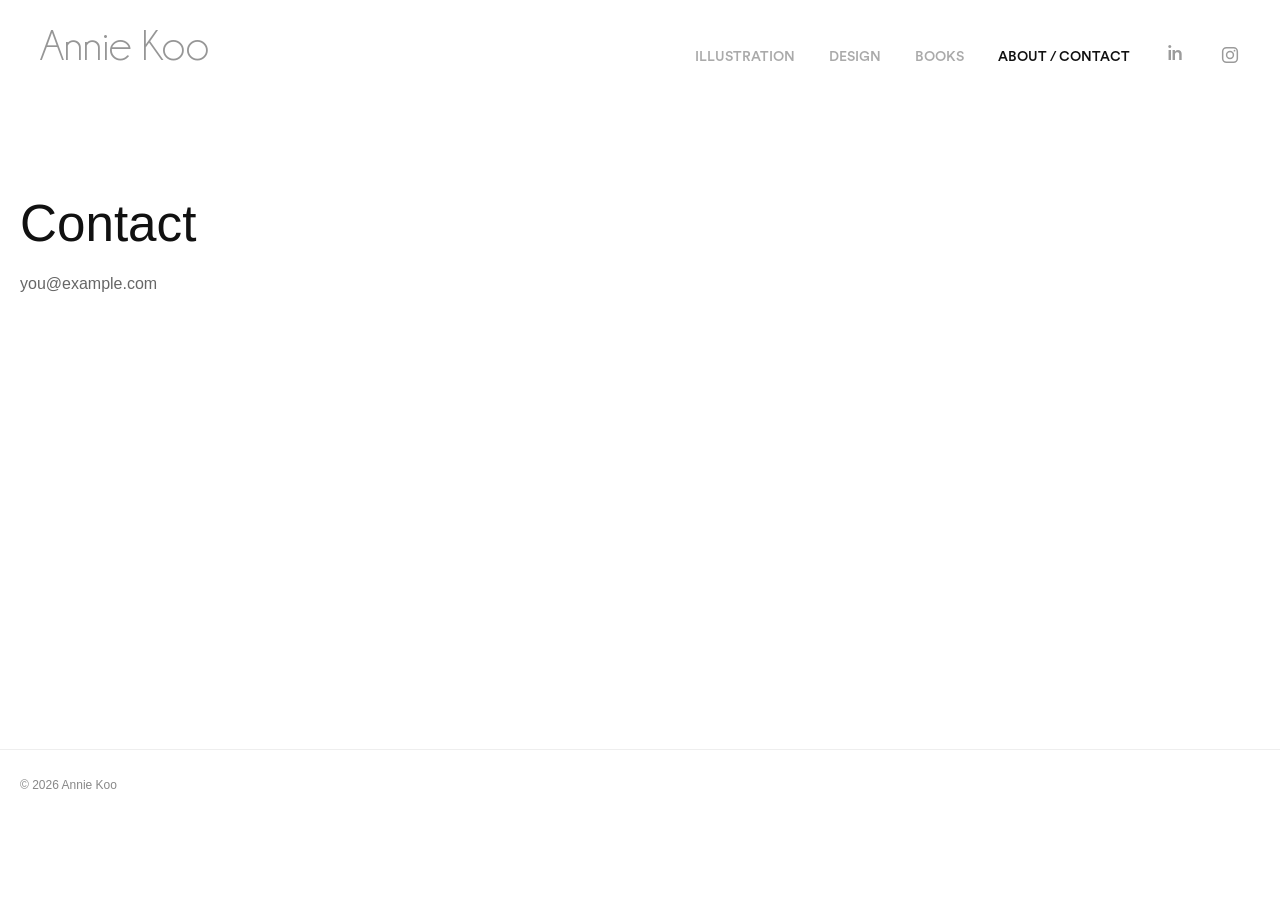
<file: contact.html>
<!doctype html>
<html lang="en">
<head>
  <meta charset="utf-8">
  <meta name="viewport" content="width=device-width,initial-scale=1">
  <title>Contact — Annie Koo</title>
  <link rel="stylesheet" href="styles.css">
</head>
<body>
<header class="site-header">
  <a class="brand" href="illustration.html">Annie Koo</a>

  <nav class="nav" aria-label="Main navigation">
    <a class="" href="illustration.html">Illustration</a>
    <a class="" href="design.html">Design</a>
    <a class="" href="books.html">Books</a>
    <a class="active" href="contact.html">About / Contact</a>

    <a class="social linkedin" href="#" aria-label="LinkedIn">in</a>
    <a class="social instagram" href="https://www.instagram.com/anniessance?stkn=NTc4MTIwNjQ2YQ%3D%3D&utm_source=qr" target="_blank" rel="noopener noreferrer" aria-label="Instagram">
      <svg viewBox="0 0 24 24" aria-hidden="true">
        <rect x="3.2" y="3.2" width="17.6" height="17.6" rx="4.5"
              fill="none" stroke="currentColor" stroke-width="1.8"/>
        <circle cx="12" cy="12" r="4.1"
                fill="none" stroke="currentColor" stroke-width="1.8"/>
        <circle cx="17.4" cy="6.8" r="1.05" fill="currentColor"/>
      </svg>
    </a>
  </nav>
</header>
<main>
  <section class="subpage contact-page">
    <h1>Contact</h1>
    <p><a href="mailto:you@example.com">you@example.com</a></p>
  </section>
</main>
<footer>© <span id="year"></span> Annie Koo</footer>
<script src="script.js"></script>
</body>
</html>
</file>
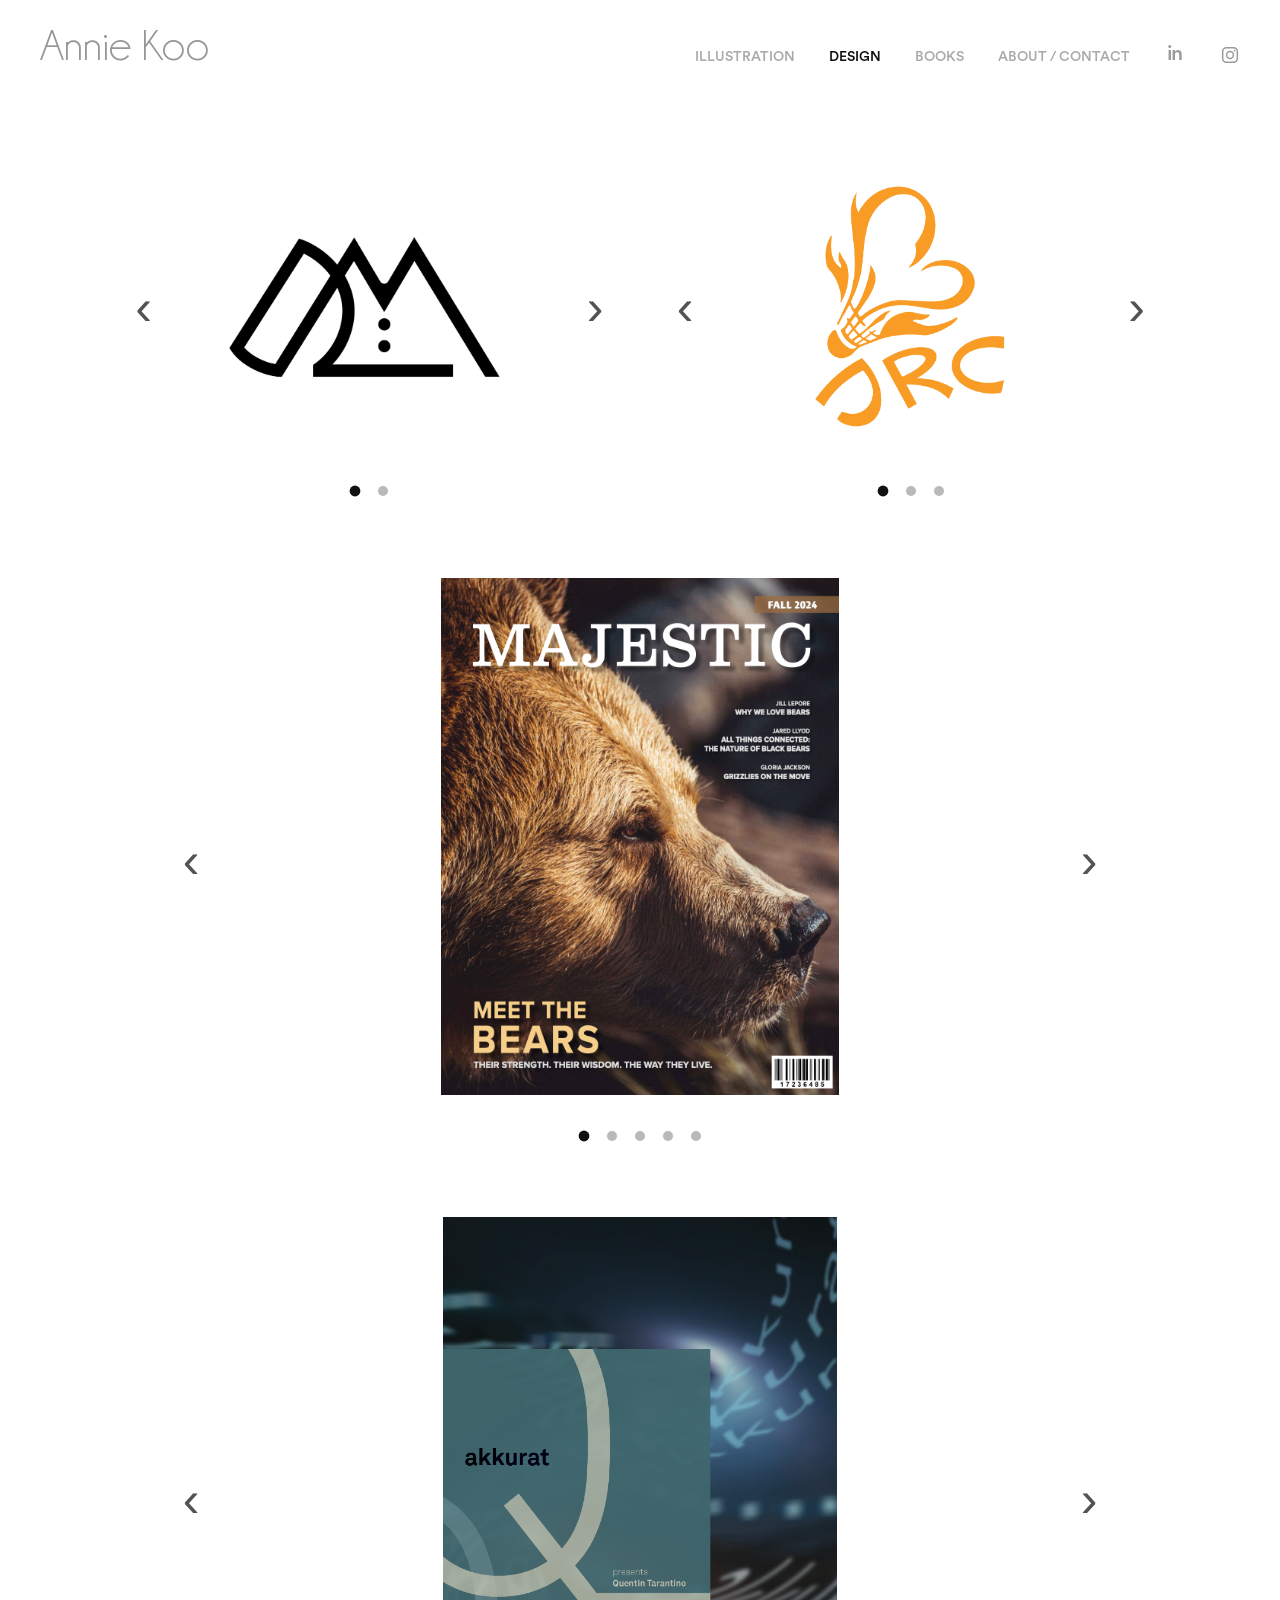
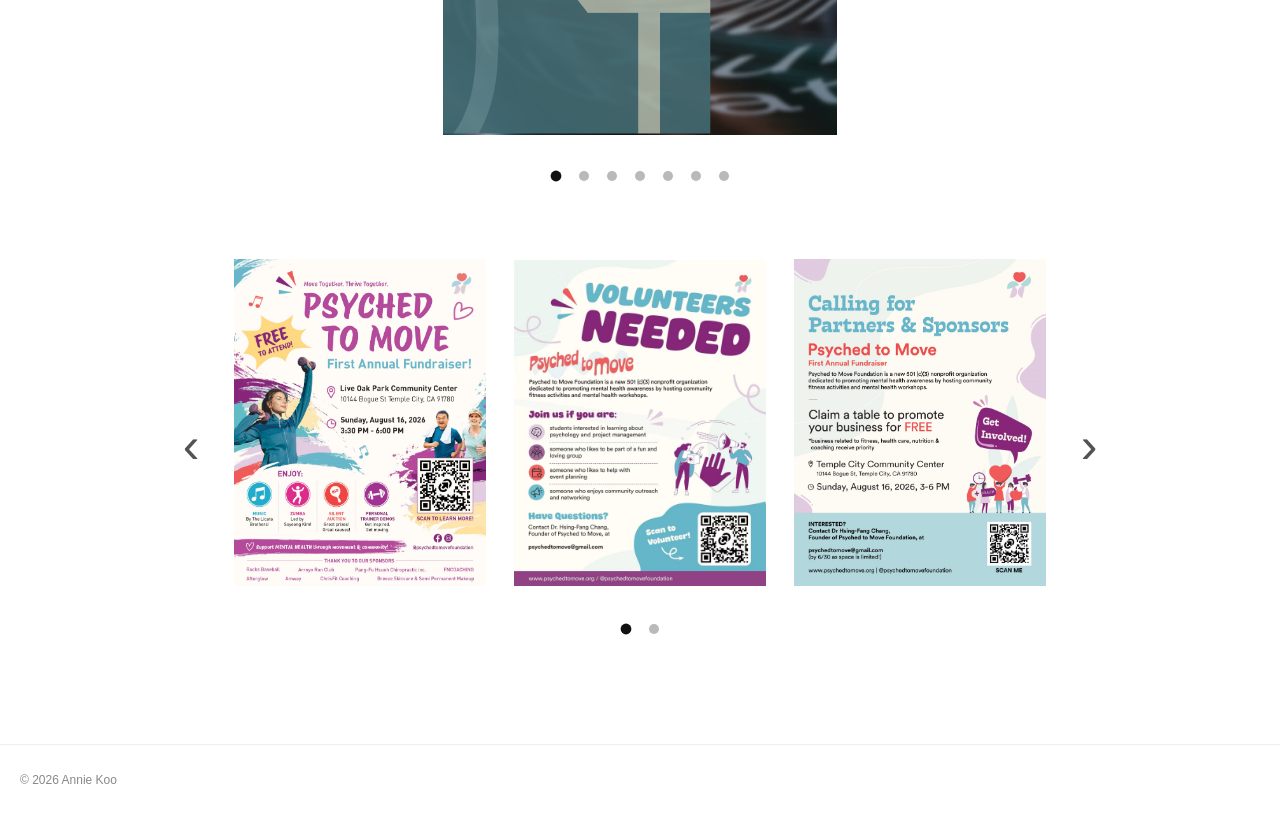
<file: design.html>
<!doctype html>
<html lang="en">
<head>
  <meta charset="utf-8">
  <meta name="viewport" content="width=device-width,initial-scale=1">
  <title>Design — Annie Koo</title>
  <link rel="stylesheet" href="styles.css">
</head>
<body>
<header class="site-header">
  <a class="brand" href="illustration.html">Annie Koo</a>

  <nav class="nav" aria-label="Main navigation">
    <a href="illustration.html">Illustration</a>
    <a class="active" href="design.html">Design</a>
    <a href="books.html">Books</a>
    <a href="contact.html">About / Contact</a>

    <a class="social linkedin" href="https://www.linkedin.com/in/annie-koo-587b91424" target="_blank" rel="noopener noreferrer" aria-label="LinkedIn">in</a>
    <a class="social instagram" href="https://www.instagram.com/anniessance?stkn=NTc4MTIwNjQ2YQ%3D%3D&utm_source=qr" target="_blank" rel="noopener noreferrer" aria-label="Instagram">
      <svg viewBox="0 0 24 24" aria-hidden="true">
        <rect x="3.2" y="3.2" width="17.6" height="17.6" rx="4.5"
              fill="none" stroke="currentColor" stroke-width="1.8"/>
        <circle cx="12" cy="12" r="4.1"
                fill="none" stroke="currentColor" stroke-width="1.8"/>
        <circle cx="17.4" cy="6.8" r="1.05" fill="currentColor"/>
      </svg>
    </a>
  </nav>
</header>

<main>
  <section class="design-page" aria-label="Design portfolio">
    <div class="design-slider-grid">
      <div class="design-slider" data-slider tabindex="0" aria-roledescription="carousel" aria-label="DM logo design images">
        <button class="design-slider-arrow design-slider-prev" type="button" aria-label="Previous image">‹</button>

        <div class="design-slider-viewport">
          <div class="design-slide is-active" data-slide aria-hidden="false">
            <img src="assets/dm-logo-final.jpeg" alt="DM logo final design">
          </div>
          <div class="design-slide" data-slide aria-hidden="true">
            <img src="assets/dm-logo-sketches.jpeg" alt="DM logo development sketches">
          </div>
        </div>

        <button class="design-slider-arrow design-slider-next" type="button" aria-label="Next image">›</button>

        <div class="design-slider-dots" aria-label="Choose DM logo slide">
          <button class="design-slider-dot is-active" type="button" aria-label="Show slide 1" aria-current="true"></button>
          <button class="design-slider-dot" type="button" aria-label="Show slide 2" aria-current="false"></button>
        </div>
      </div>

      <div class="design-slider" data-slider tabindex="0" aria-roledescription="carousel" aria-label="JRC logo and shirt design images">
        <button class="design-slider-arrow design-slider-prev" type="button" aria-label="Previous image">‹</button>

        <div class="design-slider-viewport">
          <div class="design-slide is-active" data-slide aria-hidden="false">
            <img src="assets/jrc-logo.png" alt="JRC logo design">
          </div>
          <div class="design-slide" data-slide aria-hidden="true">
            <img src="assets/jrc-shirt-front.jpeg" alt="JRC logo on the front of a shirt">
          </div>
          <div class="design-slide" data-slide aria-hidden="true">
            <img src="assets/jrc-shirt-back.jpeg" alt="JRC lettering on the back of a shirt">
          </div>
        </div>

        <button class="design-slider-arrow design-slider-next" type="button" aria-label="Next image">›</button>

        <div class="design-slider-dots" aria-label="Choose JRC slide">
          <button class="design-slider-dot is-active" type="button" aria-label="Show slide 1" aria-current="true"></button>
          <button class="design-slider-dot" type="button" aria-label="Show slide 2" aria-current="false"></button>
          <button class="design-slider-dot" type="button" aria-label="Show slide 3" aria-current="false"></button>
        </div>
      </div>
    </div>

    <div class="design-slider design-slider-wide design-slider-swipe" data-slider data-slider-mode="slide" tabindex="0" aria-roledescription="carousel" aria-label="Majestic magazine design images">
      <button class="design-slider-arrow design-slider-prev" type="button" aria-label="Previous image">‹</button>

      <div class="design-slider-viewport">
        <div class="design-slide-track">
          <div class="design-slide" data-slide aria-hidden="false">
            <img src="assets/majestic-cover.png" alt="Majestic magazine cover featuring a bear">
          </div>
          <div class="design-slide" data-slide aria-hidden="true">
            <img src="assets/majestic-nature-black-bears.png" alt="Majestic magazine spread about the nature of black bears">
          </div>
          <div class="design-slide" data-slide aria-hidden="true">
            <img src="assets/majestic-lynn-rogers.png" alt="Majestic magazine spread about Lynn Rogers">
          </div>
          <div class="design-slide" data-slide aria-hidden="true">
            <img src="assets/majestic-wesley-larson.png" alt="Majestic magazine spread about Wesley Larson">
          </div>
          <div class="design-slide" data-slide aria-hidden="true">
            <img src="assets/majestic-grizzlies.png" alt="Majestic magazine spread about grizzlies on the move">
          </div>
        </div>
      </div>

      <button class="design-slider-arrow design-slider-next" type="button" aria-label="Next image">›</button>

      <div class="design-slider-dots" aria-label="Choose Majestic magazine slide">
        <button class="design-slider-dot is-active" type="button" aria-label="Show slide 1" aria-current="true"></button>
        <button class="design-slider-dot" type="button" aria-label="Show slide 2" aria-current="false"></button>
        <button class="design-slider-dot" type="button" aria-label="Show slide 3" aria-current="false"></button>
        <button class="design-slider-dot" type="button" aria-label="Show slide 4" aria-current="false"></button>
        <button class="design-slider-dot" type="button" aria-label="Show slide 5" aria-current="false"></button>
      </div>
    </div>

    <div class="design-slider design-slider-wide design-slider-swipe specimen-slider" data-slider data-slider-mode="slide" tabindex="0" aria-roledescription="carousel" aria-label="Akkurat specimen guide images">
      <button class="design-slider-arrow design-slider-prev" type="button" aria-label="Previous image">‹</button>

      <div class="design-slider-viewport">
        <div class="design-slide-track">
          <div class="design-slide" data-slide aria-hidden="false">
            <img src="assets/specimen-guide-cover.png" alt="Akkurat specimen guide cover">
          </div>
          <div class="design-slide" data-slide aria-hidden="true">
            <img src="assets/specimen-guide-1.png" alt="Akkurat specimen guide spread 1">
          </div>
          <div class="design-slide" data-slide aria-hidden="true">
            <img src="assets/specimen-guide-2.png" alt="Akkurat specimen guide spread 2">
          </div>
          <div class="design-slide" data-slide aria-hidden="true">
            <img src="assets/specimen-guide-4.png" alt="Akkurat specimen guide spread 3">
          </div>
          <div class="design-slide" data-slide aria-hidden="true">
            <img src="assets/specimen-guide-6.png" alt="Akkurat specimen guide spread 4">
          </div>
          <div class="design-slide" data-slide aria-hidden="true">
            <img src="assets/specimen-guide-7.png" alt="Akkurat specimen guide spread 5">
          </div>
          <div class="design-slide" data-slide aria-hidden="true">
            <img src="assets/specimen-guide-back.png" alt="Akkurat specimen guide back cover">
          </div>
        </div>
      </div>

      <button class="design-slider-arrow design-slider-next" type="button" aria-label="Next image">›</button>

      <div class="design-slider-dots" aria-label="Choose Akkurat specimen guide slide">
        <button class="design-slider-dot is-active" type="button" aria-label="Show slide 1" aria-current="true"></button>
        <button class="design-slider-dot" type="button" aria-label="Show slide 2" aria-current="false"></button>
        <button class="design-slider-dot" type="button" aria-label="Show slide 3" aria-current="false"></button>
        <button class="design-slider-dot" type="button" aria-label="Show slide 4" aria-current="false"></button>
        <button class="design-slider-dot" type="button" aria-label="Show slide 5" aria-current="false"></button>
        <button class="design-slider-dot" type="button" aria-label="Show slide 6" aria-current="false"></button>
        <button class="design-slider-dot" type="button" aria-label="Show slide 7" aria-current="false"></button>
      </div>
    </div>

    <div class="design-slider design-slider-wide design-slider-swipe psyched-slider" data-slider data-slider-mode="slide" tabindex="0" aria-roledescription="carousel" aria-label="Psyched to Move flyer and pamphlet designs">
      <button class="design-slider-arrow design-slider-prev" type="button" aria-label="Previous group">‹</button>

      <div class="design-slider-viewport">
        <div class="design-slide-track">
          <div class="design-slide psyched-slide-page" data-slide aria-hidden="false">
            <div class="psyched-slide-grid psyched-slide-grid-three">
              <img src="assets/psyched-event-flyer.jpeg" alt="Psyched to Move first annual fundraiser event flyer">
              <img src="assets/psyched-volunteers-needed.jpeg" alt="Psyched to Move volunteers needed flyer">
              <img src="assets/psyched-partners-sponsors.jpeg" alt="Psyched to Move partners and sponsors flyer">
            </div>
          </div>
          <div class="design-slide psyched-slide-page" data-slide aria-hidden="true">
            <div class="psyched-slide-grid psyched-slide-grid-two">
              <img src="assets/psyched-pamphlet-front.png" alt="Psyched to Move pamphlet outside panels">
              <img src="assets/psyched-pamphlet-back.png" alt="Psyched to Move pamphlet inside panels">
            </div>
          </div>
        </div>
      </div>

      <button class="design-slider-arrow design-slider-next" type="button" aria-label="Next group">›</button>

      <div class="design-slider-dots" aria-label="Choose Psyched to Move group">
        <button class="design-slider-dot is-active" type="button" aria-label="Show flyers" aria-current="true"></button>
        <button class="design-slider-dot" type="button" aria-label="Show pamphlets" aria-current="false"></button>
      </div>
    </div>
    <div class="design-slider design-slider-wide design-slider-swipe psyched-slider psyched-slider-mobile" data-slider data-slider-mode="slide" tabindex="0" aria-roledescription="carousel" aria-label="Psyched to Move designs mobile gallery">
      <button class="design-slider-arrow design-slider-prev" type="button" aria-label="Previous image">‹</button>

      <div class="design-slider-viewport">
        <div class="design-slide-track">
          <div class="design-slide" data-slide aria-hidden="false">
            <img src="assets/psyched-event-flyer.jpeg" alt="Psyched to Move first annual fundraiser event flyer">
          </div>
          <div class="design-slide" data-slide aria-hidden="true">
            <img src="assets/psyched-volunteers-needed.jpeg" alt="Psyched to Move volunteers needed flyer">
          </div>
          <div class="design-slide" data-slide aria-hidden="true">
            <img src="assets/psyched-partners-sponsors.jpeg" alt="Psyched to Move partners and sponsors flyer">
          </div>
          <div class="design-slide" data-slide aria-hidden="true">
            <img src="assets/psyched-pamphlet-front.png" alt="Psyched to Move pamphlet outside panels">
          </div>
          <div class="design-slide" data-slide aria-hidden="true">
            <img src="assets/psyched-pamphlet-back.png" alt="Psyched to Move pamphlet inside panels">
          </div>
        </div>
      </div>

      <button class="design-slider-arrow design-slider-next" type="button" aria-label="Next image">›</button>

      <div class="design-slider-dots" aria-label="Choose Psyched to Move image">
        <button class="design-slider-dot is-active" type="button" aria-label="Show image 1" aria-current="true"></button>
        <button class="design-slider-dot" type="button" aria-label="Show image 2" aria-current="false"></button>
        <button class="design-slider-dot" type="button" aria-label="Show image 3" aria-current="false"></button>
        <button class="design-slider-dot" type="button" aria-label="Show image 4" aria-current="false"></button>
        <button class="design-slider-dot" type="button" aria-label="Show image 5" aria-current="false"></button>
      </div>
    </div>


  </section>
</main>

<footer>© <span id="year"></span> Annie Koo</footer>
<script src="script.js"></script>
</body>
</html>
</file>
<file: styles.css>
@font-face {
  font-family: "Circular Std";
  src: url("fonts/CircularStd-Medium.otf") format("opentype");
  font-weight: 500;
  font-style: normal;
  font-display: swap;
}

@font-face {
  font-family: "Champagne";
  src: url("fonts/ChampagneAndLimousines-7KRB.ttf") format("truetype");
  font-weight: normal;
  font-style: normal;
  font-display: swap;
}

:root {
  --page-pad-x: 20px;
  --grid-gap: 10px;
  --thumb-ratio: 1 / 1;
}

* { box-sizing: border-box; }

body {
  margin: 0;
  background: #fff;
  color: #111;
  font-family: "Helvetica Neue", Helvetica, Arial, sans-serif;
  -webkit-font-smoothing: antialiased;
}

a { color: inherit; text-decoration: none; }

/* Header: brand and nav share the same bottom alignment */
.site-header {
  min-height: 63.75px;
  padding: 15px 40px 0;
  margin-bottom: 100px;
  display: flex;
  align-items: flex-end;
  justify-content: space-between;
  gap: 42px;
}

.brand {
  flex: 0 0 auto;
  font-family: "Champagne", sans-serif;
  font-size: clamp(44px, 3.2vw, 52px);
  line-height: .88;
  font-weight: normal;
  letter-spacing: 0;
  color: #969696;
  white-space: nowrap;
  transform: translateY(1px);
}

.nav {
  margin-left: auto;
  display: flex;
  align-items: flex-end;
  gap: 34px;
  font-family: "Circular Std", "Helvetica Neue", Helvetica, Arial, sans-serif;
  font-size: clamp(14px, .95vw, 17px);
  font-weight: 500;
  text-transform: uppercase;
  white-space: nowrap;
  line-height: 1;
}

.nav a {
  color: #aaa;
  transition: color .18s ease;
}

.nav a:hover,
.nav a.active {
  color: #111;
}

/* Social icons: larger, like the Adobe Portfolio reference */
.nav .social {
  width: 25px;
  height: 25px;
  display: inline-flex;
  align-items: flex-end;
  justify-content: center;
  color: #9b9b9b;
  text-transform: none;
  line-height: 1;
}

.nav .linkedin {
  font-size: 25px;
  font-weight: 500;
  letter-spacing: -.06em;
  line-height: 1;
  transform: none;
}

.nav .instagram {
  font-size: 25px;
  line-height: 1;
  transform: none;
}

.nav .instagram svg {
  width: 25px;
  height: 25px;
  display: block;
}

/* Illustration grid */
.work {
  padding: 0 65px 90px;
}

.gallery {
  display: grid;
  grid-template-columns: repeat(4, minmax(0, 1fr));
  gap: 5px;
}

.project {
  appearance: none;
  border: 0;
  padding: 0;
  margin: 0;
  width: 100%;
  display: block;
  overflow: hidden;
  aspect-ratio: 1 / 1;
  background: #f2f2f2;
  cursor: zoom-in;
}

.project img {
  width: 100%;
  height: 100%;
  display: block;
  object-fit: cover;
  transition: transform .22s ease, opacity .22s ease;
}


/* Thumbnail crop alignment tuned to match the reference screenshot */

/* Individual square-crop positioning */
/* Individual thumbnail crop controls — edit either percentage to reposition */
/* 1. Summer Reading */
.project:nth-child(1) img { object-position: 50% 89%; }
/* 2. The Swing */
.project:nth-child(2) img { object-position: 50% 50%; }
/* 3. Daji */
.project:nth-child(3) img { object-position: 50% 5%; }
/* 4. Shadow Puppet */
.project:nth-child(4) img { object-position: 49.5% 50%; }
/* 5. Concept Illustration */
.project:nth-child(5) img { object-position: 50% 50%; }
/* 6. Isometric */
.project:nth-child(7) img { object-position: 50% 0%; }
/* 7. Yingge Dance */
.project:nth-child(6) img { object-position: 48% 50%; }
/* 8. Blue Boy */
.project:nth-child(8) img { object-position: 50% 20%; }
/* 9. Lemur */
.project:nth-child(9) img { object-position: 50% 50%; }
/* 10. Girl and Cat */
.project:nth-child(10) img { object-position: 50% 60%; }
/* 11. Haven Orange Milk Chocolate */
.project:nth-child(11) img { object-position: 50% 83%; }
/* 12. Masks */
.project:nth-child(12) img { object-position: 50% 40%; }
/* 13. Corpse Driving */
.project:nth-child(13) img { object-position: 50% 50%; }
/* 14. Prison */
.project:nth-child(14) img { object-position: 50% 50%; }
/* 15. Space Conveyor */
.project:nth-child(15) img { object-position: 50% 50%; }
/* 16. White Snake */
.project:nth-child(16) img { object-position: 50% 35%; }
/* 17. Picnic */
.project:nth-child(17) img { object-position: 0% 50%; }
/* 18. Woody Guthrie */
.project:nth-child(18) img { object-position: 50% 50%; }
/* 19. Dragon Etching */
.project:nth-child(19) img { object-position: 50% 45%; }
/* 20. Fox Spirit */
.project:nth-child(20) img { object-position: 50% 50%; }

.project:hover img {
  transform: scale(1.012);
  opacity: .96;
}

/* Separate subpages */
.subpage {
  min-height: 65vh;
  padding: 30px var(--page-pad-x) 110px;
}

.subpage h1 {
  margin: 0 0 22px;
  font-size: clamp(32px, 4vw, 56px);
  font-weight: 400;
}

.subpage p {
  margin: 0;
  color: #666;
  font-size: 16px;
}

footer {
  padding: 28px var(--page-pad-x) 42px;
  border-top: 1px solid #eee;
  color: #888;
  font-size: 12px;
}

/* Full image viewer */
.viewer {
  position: fixed;
  inset: 0;
  z-index: 2000;
  display: flex;
  align-items: center;
  justify-content: center;
  background: rgba(255,255,255,.90);
  padding: 28px 64px 50px;
  opacity: 0;
  visibility: hidden;
  pointer-events: none;
  transition: opacity .28s ease, visibility 0s linear .28s;
}

.viewer.is-open {
  opacity: 1;
  visibility: visible;
  pointer-events: auto;
  transition: opacity .28s ease;
}

.viewer-figure {
  margin: 0;
  max-width: 100%;
  max-height: 100%;
  display: flex;
  flex-direction: column;
  align-items: center;
}

.viewer-figure img {
  display: block;
  max-width: min(92vw, 1700px);
  max-height: calc(100vh - 100px);
  width: auto;
  height: auto;
  object-fit: contain;
  opacity: 1;
  transition: opacity .2s ease;
}

.viewer-figure img.is-changing {
  opacity: 0;
}

.viewer-figure figcaption {
  min-height: 18px;
  margin-top: 12px;
  font-size: 12px;
  color: #777;
}

.viewer-close,
.viewer-arrow {
  appearance: none;
  border: 0;
  background: transparent;
  color: #111;
  cursor: pointer;
  position: fixed;
  z-index: 2001;
  font-weight: 300;
}

.viewer-close {
  top: 16px;
  right: 22px;
  font-size: 34px;
  line-height: 1;
}

.viewer-arrow {
  top: 50%;
  transform: translateY(-50%);
  font-size: 40px;
  line-height: 1;
  padding: 14px;
}

.viewer-prev { left: 10px; }
.viewer-next { right: 10px; }

body.viewer-open { overflow: hidden; }


body.viewer-open .mobile-menu-toggle {
  opacity: 0;
  visibility: hidden;
  pointer-events: none;
}




@media (max-width: 1100px) {
  .site-header {
    padding-left: 24px;
    padding-right: 24px;
    gap: 24px;
  }

  .brand { font-size: clamp(42px, 5vw, 50px); }

  .nav {
    gap: 20px;
    font-size: 13px;
  }

  .work {
    padding-left: 32px;
    padding-right: 32px;
  }

  .gallery {
    grid-template-columns: repeat(2, minmax(0, 1fr));
    gap: 5px;
  }
}

@media (max-width: 760px) {
  :root {
    --page-pad-x: 14px;
  }

  .brand {
    font-size: 40px;
    line-height: .88;
  }

  .nav {
    width: 100%;
    margin-left: 0;
    gap: 14px 18px;
    flex-wrap: wrap;
    font-size: 13px;
    align-items: flex-end;
  }

  .work {
    padding-left: 16px;
    padding-right: 16px;
    padding-bottom: 60px;
  }

  .gallery {
    grid-template-columns: repeat(2, minmax(0, 1fr));
    gap: 5px;
  }

  .viewer {
    padding: 50px 14px 42px;
  }

  .viewer-figure img {
    max-width: 96vw;
    max-height: calc(100vh - 110px);
  }

  .viewer-arrow { display: none; }
}


/* ---------- Page fade transitions ---------- */
body {
  animation: pageFadeIn .36s ease both;
}

body.page-leaving {
  opacity: 0;
  transition: opacity .28s ease;
}

@keyframes pageFadeIn {
  from { opacity: 0; }
  to { opacity: 1; }
}

/* ---------- Mobile menu controls ---------- */
.mobile-menu-toggle,
.mobile-menu {
  display: none;
}

@media (max-width: 760px) {
  /* Mobile top bar inspired by the reference */
  .site-header {
    min-height: 0;
    padding: 25.5px 28px 0;
    margin-bottom: 50px;
    display: flex;
    flex-direction: row;
    align-items: flex-start;
    justify-content: space-between;
    gap: 20px;
  }

  .brand {
    font-size: 40px;
    line-height: 1;
    transform: none;
    color: #8f8f8f;
  }

  /* Desktop nav is replaced by hamburger menu on mobile */
  .site-header > .nav {
    display: none;
  }

  .mobile-menu-toggle {
    appearance: none;
    border: 0;
    background: transparent;
    padding: 0;
    margin: 2px 0 0;
    width: 28px;
    height: 22px;
    display: inline-flex;
    flex-direction: column;
    justify-content: space-between;
    cursor: pointer;
    z-index: 1201;
  }

  .mobile-menu-toggle span {
    display: block;
    width: 100%;
    height: 2px;
    background: #111;
  }

  .mobile-menu {
    position: fixed;
    inset: 0;
    z-index: 1300;
    display: flex;
    flex-direction: column;
    background: #fff;
    opacity: 0;
    visibility: hidden;
    pointer-events: none;
    transition: opacity .28s ease, visibility 0s linear .28s;
  }

  .mobile-menu.is-open {
    opacity: 1;
    visibility: visible;
    pointer-events: auto;
    transition: opacity .28s ease;
  }

  .mobile-menu-close {
    position: absolute;
    top: 30px;
    right: 30px;
    appearance: none;
    border: 0;
    background: transparent;
    color: #111;
    font-size: 54px;
    font-weight: 200;
    line-height: .75;
    cursor: pointer;
    padding: 0;
  }

  .mobile-menu-links {
    flex: 1;
    display: flex;
    flex-direction: column;
    align-items: center;
    justify-content: flex-start;
    padding-top: 112px;
    gap: 64px;
    font-family: "Circular Std", "Helvetica Neue", Helvetica, Arial, sans-serif;
    text-transform: uppercase;
    font-size: 18px;
    font-weight: 500;
    line-height: 1;
  }

  .mobile-menu-links a {
    color: #aaa;
  }

  .mobile-menu-links a.active {
    color: #111;
  }

  .mobile-menu-social {
    min-height: 150px;
    border-top: 1px solid #eee;
    display: flex;
    align-items: center;
    justify-content: center;
    gap: 62px;
    color: #9b9b9b;
  }

  .mobile-menu-social .linkedin {
    font-size: 30px;
    font-weight: 500;
    letter-spacing: -.06em;
    line-height: 1;
  }

  .mobile-menu-social .instagram {
    width: 30px;
    height: 30px;
    display: inline-flex;
    align-items: center;
    justify-content: center;
  }

  .mobile-menu-social .instagram svg {
    width: 30px;
    height: 30px;
    display: block;
  }

  body.mobile-menu-open {
    overflow: hidden;
  }

  body.mobile-menu-open .mobile-menu-toggle {
    opacity: 0;
    visibility: hidden;
    pointer-events: none;
  }

  /* Two-column mobile grid like the reference */
  .work {
    padding-left: 28px;
    padding-right: 28px;
    padding-bottom: 60px;
  }

  .gallery {
    grid-template-columns: repeat(2, minmax(0, 1fr));
    gap: 5px;
  }

  .viewer {
    padding: 54px 18px 42px;
  }

  .viewer-figure img {
    max-width: 96vw;
    max-height: calc(100vh - 110px);
  }

  .viewer-arrow {
    display: none;
  }
}

@media (prefers-reduced-motion: reduce) {
  body,
  body.page-leaving,
  .viewer,
  .viewer-figure img,
  .mobile-menu {
    animation: none !important;
    transition: none !important;
  }
}

/* ---------- Design page image sliders ---------- */
.design-page {
  padding: 0 65px 110px;
}

.design-slider-grid {
  display: grid;
  grid-template-columns: repeat(2, minmax(0, 1fr));
  gap: 48px;
  width: min(100%, 1500px);
  margin: 0 auto;
  align-items: start;
}

.design-slider {
  position: relative;
  min-width: 0;
  padding: 0 56px 46px;
}

.design-slider-viewport {
  position: relative;
  width: 100%;
  aspect-ratio: 4 / 3;
  overflow: hidden;
  background: #fff;
}

.design-slide {
  position: absolute;
  inset: 0;
  display: flex;
  align-items: center;
  justify-content: center;
  opacity: 0;
  visibility: hidden;
  pointer-events: none;
  transition: opacity .45s ease, visibility 0s linear .45s;
}

.design-slide.is-active {
  opacity: 1;
  visibility: visible;
  pointer-events: auto;
  transition: opacity .45s ease;
}

.design-slide img {
  width: 100%;
  height: 100%;
  display: block;
  object-fit: contain;
}

.design-slider-arrow {
  appearance: none;
  border: 0;
  background: transparent;
  color: #111;
  position: absolute;
  top: calc(50% - 23px);
  transform: translateY(-50%);
  z-index: 3;
  width: 42px;
  height: 48px;
  padding: 0;
  font-family: Arial, sans-serif;
  font-size: 50px;
  font-weight: 200;
  line-height: 42px;
  cursor: pointer;
  opacity: .72;
  transition: opacity .18s ease;
}

.design-slider-arrow:hover {
  opacity: 1;
}

.design-slider-prev { left: 0; }
.design-slider-next { right: 0; }

.design-slider-dots {
  position: absolute;
  left: 50%;
  bottom: 0;
  transform: translateX(-50%);
  display: flex;
  align-items: center;
  justify-content: center;
  gap: 18px;
}

.design-slider-dot {
  appearance: none;
  border: 0;
  width: 10px;
  height: 10px;
  padding: 0;
  border-radius: 50%;
  background: #b9b9b9;
  cursor: pointer;
  transition: background .2s ease, transform .2s ease;
}

.design-slider-dot.is-active {
  background: #111;
  transform: scale(1.08);
}

@media (max-width: 760px) {
  .design-page {
    padding: 0 18px 80px;
  }

  .design-slider-grid {
    grid-template-columns: 1fr;
    gap: 68px;
    max-width: 760px;
  }

  .design-slider {
    width: 100%;
    padding: 0 48px 38px;
  }

  .design-slider-viewport {
    aspect-ratio: 4 / 3;
  }

  .design-slider-arrow {
    width: 38px;
    height: 48px;
    top: calc(50% - 19px);
    font-size: 44px;
    line-height: 44px;
    background: transparent;
  }

  .design-slider-prev { left: 2px; }
  .design-slider-next { right: 2px; }

  .design-slider-dots {
    gap: 15px;
  }

  .design-slider-dot {
    width: 9px;
    height: 9px;
  }
}

/* ---------- Majestic magazine swipe slider ---------- */
.design-slider-wide {
  width: min(100%, 1200px);
  margin: 82px auto 0;
  padding-bottom: 0;
}

.design-slider-swipe .design-slider-viewport {
  aspect-ratio: 16 / 10;
}

.design-slider-swipe .design-slide-track {
  display: flex;
  width: 100%;
  height: 100%;
  transform: translateX(0);
  transition: transform .38s ease;
  will-change: transform;
}

.design-slider-swipe .design-slide {
  position: relative;
  inset: auto;
  flex: 0 0 100%;
  width: 100%;
  height: 100%;
  opacity: 1;
  visibility: visible;
  pointer-events: auto;
  transition: none;
}

.design-slider-swipe .design-slide img {
  object-fit: contain;
}

.design-slider-swipe .design-slider-arrow {
  top: 50%;
}

@media (max-width: 760px) {
  .design-slider-wide {
    margin-top: 68px;
    padding-left: 52px;
    padding-right: 52px;
  }

  .design-slider-swipe .design-slider-viewport {
    aspect-ratio: 4 / 3;
  }

  .design-slider-swipe .design-slider-prev { left: 0; }
  .design-slider-swipe .design-slider-next { right: 0; }
}

/* Majestic slider: reserve space below the image for navigation dots */
.design-slider-wide {
  padding-bottom: 46px;
}

@media (max-width: 760px) {
  .design-slider-wide {
    padding-bottom: 42px;
  }
}


/* Desktop: slightly smaller wide sliders; mobile rules remain unchanged */
@media (min-width: 761px) {
  .design-slider-wide {
    width: min(92%, 1080px);
  }
}

/* Akkurat specimen slider spacing */
.specimen-slider {
  margin-top: 76px;
}

@media (max-width: 760px) {
  .specimen-slider {
    margin-top: 68px;
  }
}

/* ---------- Psyched to Move multi-image slider ---------- */
.psyched-slider {
  margin-top: 76px;
}

.psyched-slider .design-slider-viewport {
  aspect-ratio: 16 / 10;
}

.psyched-slider .psyched-slide-page {
  padding: 12px 8px;
}

.psyched-slide-grid {
  width: 100%;
  height: 100%;
  display: grid;
  align-items: center;
  justify-content: center;
  gap: 28px;
}

.psyched-slide-grid-three {
  grid-template-columns: repeat(3, minmax(0, 1fr));
}

.psyched-slide-grid-two {
  grid-template-columns: repeat(2, minmax(0, 0.84fr));
}

.psyched-slide-grid img {
  width: 100%;
  height: 100%;
  min-width: 0;
  min-height: 0;
  display: block;
  object-fit: contain;
}

@media (max-width: 760px) {
  .psyched-slider {
    margin-top: 68px;
  }

  .psyched-slider .design-slider-viewport {
    aspect-ratio: 4 / 5;
  }

  .psyched-slider .psyched-slide-page {
    padding: 4px;
  }

  .psyched-slide-grid {
    gap: 12px;
  }

  .psyched-slide-grid-three {
    grid-template-columns: repeat(3, minmax(0, 1fr));
  }

  .psyched-slide-grid-two {
    grid-template-columns: repeat(2, minmax(0, 1fr));
  }
}

/* ---------- Psyched to Move: mobile one-image slider ---------- */
.psyched-slider-mobile {
  display: none;
}

@media (max-width: 760px) {
  /* Keep the existing grouped 3-up / 2-up Psyched slider exactly as-is on desktop,
     but replace it with a one-image-per-slide version on mobile. */
  .psyched-slider:not(.psyched-slider-mobile) {
    display: none;
  }

  .psyched-slider-mobile {
    display: block;
    margin-top: 68px;
  }

  .psyched-slider-mobile .design-slider-viewport {
    /* Match the mobile height used by the Majestic and Specimen Guide sliders. */
    aspect-ratio: 4 / 3;
  }

  .psyched-slider-mobile .design-slide img {
    width: 100%;
    height: 100%;
    object-fit: contain;
  }
}

/* ---------- Sticky navigation + desktop slider fit update ---------- */
.site-header {
  position: sticky;
  top: 0;
  z-index: 1200;
  background: #fff;
  transition: min-height .22s ease, padding .22s ease, box-shadow .22s ease, background .22s ease;
}

.site-header.is-scrolled {
  min-height: 56px;
  padding-top: 10px;
  padding-bottom: 20px;
  background: #fff;
  box-shadow: 0 1px 0 rgba(0,0,0,.07);
}

.site-header.is-scrolled .brand,
.site-header.is-scrolled .nav {
  transition: transform .22s ease;
}

@media (min-width: 761px) {
  /* Keep full slider images visible beneath the sticky header on desktop. */
  .design-slider-grid {
    width: min(90%, 1280px);
  }

  .design-slider-grid .design-slider-viewport {
    max-height: calc(100vh - 190px);
  }

  .design-slider-wide {
    width: min(86%, 940px);
  }

  .design-slider-wide .design-slider-viewport {
    max-height: calc(100vh - 190px);
  }

  .design-slider-wide .design-slide img,
  .design-slider-grid .design-slide img {
    object-fit: contain;
  }
}

@media (max-width: 760px) {
  /* Preserve the existing mobile layout while making the header sticky. */
  .site-header.is-scrolled {
    min-height: 0;
    padding: 14px 28px;
  }
}





/* ---------- Psyched flyer slider: desktop spacing matched to other wide sliders ---------- */
@media (min-width: 761px) {
  .psyched-slider:not(.psyched-slider-mobile) {
    margin-top: 76px;
    padding-bottom: 46px;
  }

  .psyched-slider:not(.psyched-slider-mobile) .design-slider-viewport {
    aspect-ratio: 5 / 2;
  }

  .psyched-slider:not(.psyched-slider-mobile) .psyched-slide-page {
    padding: 0 8px;
  }
}


/* ---------- Desktop social icon sizing/alignment ---------- */
@media (min-width: 761px) {
  .nav .social {
    width: 21px;
    height: 18px;
    align-items: flex-end;
    transform: translateY(1px);
  }

  .nav .linkedin {
    font-size: 21px;
    line-height: .82;
    transform: translateY(-2px);
  }

  .nav .instagram {
    font-size: 20px;
    line-height: 1;
  }

  .nav .instagram svg {
    width: 20px;
    height: 20px;
  }
}

/* ---------- Books: RED image slider ---------- */
.books-page {
  padding: 0 65px 110px;
}

.book-slider {
  margin-left: auto;
  margin-right: auto;
}

/* Keep every book slide at exactly the same displayed height as the specimen slider. */
.book-slider .design-slider-viewport {
  aspect-ratio: 16 / 10;
}

.book-slider .book-zoom {
  appearance: none;
  border: 0;
  background: transparent;
  width: 100%;
  height: 100%;
  margin: 0;
  padding: 0;
  display: flex;
  align-items: center;
  justify-content: center;
  cursor: zoom-in;
  overflow: hidden;
}

.book-slider .book-zoom img {
  width: 100%;
  height: 100%;
  display: block;
  object-fit: contain;
  object-position: center;
}

@media (max-width: 760px) {
  .books-page {
    padding: 0 18px 80px;
  }

  .book-slider .design-slider-viewport {
    aspect-ratio: 4 / 3;
  }
}

/* ---------- Books: desktop/mobile interaction refinements ---------- */
@media (min-width: 761px) {
  /* Desktop matches the specimen slider: the slide itself is not a zoom trigger. */
  .book-slider .book-zoom {
    cursor: default;
  }
}

@media (max-width: 760px) {
  /* The long row of dots is unnecessary on phones. Removing its reserved space
     also centers the arrows against the visible image area. */
  .book-slider {
    padding-bottom: 0;
  }

  .book-slider .design-slider-dots {
    display: none;
  }

  .book-slider .design-slider-arrow {
    top: 50%;
  }

  /* Keep a little breathing room above the artwork while retaining the
     same 4:3 viewport and full-image contain behavior. */
  .book-slider .book-zoom {
    padding-top: 10px;
    box-sizing: border-box;
    cursor: zoom-in;
  }
}

/* ---------- Books: RED finished-book photo row ---------- */
.book-photo-row {
  width: min(92%, 1080px);
  margin: 44px auto 0;
  display: grid;
  grid-template-columns: repeat(2, minmax(0, 1fr));
  gap: 22px;
}

.book-photo {
  appearance: none;
  border: 0;
  background: transparent;
  min-width: 0;
  margin: 0;
  padding: 0;
  cursor: zoom-in;
  overflow: hidden;
}

.book-photo {
  aspect-ratio: 4 / 3;
}

.book-photo img {
  width: 100%;
  height: 100%;
  object-fit: cover;
  display: block;
}

@media (max-width: 760px) {
  .book-photo-row {
    /* Match the mobile slider's full outer width, including the arrow gutters. */
    width: 100%;
    margin-top: 34px;
    grid-template-columns: repeat(2, minmax(0, 1fr));
    gap: 10px;
  }
}


/* ---------- Remove slider focus outline + mobile hamburger position ---------- */
.design-slider:focus,
.design-slider:focus-visible,
.design-slider-viewport:focus,
.design-slider-viewport:focus-visible {
  outline: none;
}

@media (max-width: 760px) {
  .mobile-menu-toggle {
    transform: translateY(2px);
  }
}


/* ---------- Books: horizontally pannable panorama ---------- */
.book-panorama {
  margin-top: 76px;
  margin-left: auto;
  margin-right: auto;
  padding-bottom: 0;
}

.book-panorama-viewport {
  position: relative;
  width: 100%;
  aspect-ratio: 16 / 10;
  overflow-x: auto;
  overflow-y: hidden;
  background: #fff;
  scrollbar-width: auto;
  -webkit-overflow-scrolling: touch;
  scroll-behavior: smooth;
}

.book-panorama-viewport::-webkit-scrollbar {
  height: 12px;
}

.book-panorama-viewport::-webkit-scrollbar-track {
  background: #f1f1f1;
}

.book-panorama-viewport::-webkit-scrollbar-thumb {
  background: #b8b8b8;
  border-radius: 999px;
  border: 3px solid #f1f1f1;
}

.book-panorama-viewport::-webkit-scrollbar-thumb:hover {
  background: #8f8f8f;
}


.book-panorama-viewport img {
  display: block;
  width: auto;
  max-width: none;
  height: 100%;
  object-fit: contain;
  user-select: none;
  -webkit-user-drag: none;
}

.book-panorama .design-slider-arrow {
  top: 50%;
}

@media (min-width: 761px) {
  /* Keep the panorama viewport the same maximum visible height as the RED comic slider. */
  .book-panorama-viewport {
    max-height: calc(100vh - 190px);
  }
}

@media (max-width: 760px) {
  .book-panorama {
    margin-top: 68px;
    padding-left: 52px;
    padding-right: 52px;
  }

  .book-panorama-viewport {
    aspect-ratio: 4 / 3;
  }

  .book-panorama .design-slider-prev { left: 0; }
  .book-panorama .design-slider-next { right: 0; }
}


/* Panorama scrollbar visibility */
.book-panorama-viewport {
  overflow-x: scroll;
  padding-bottom: 2px;
}


/* ---------- Books panorama: zoom/lightbox trigger ---------- */
.book-panorama-zoom.project {
  appearance: none;
  border: 0;
  padding: 0;
  margin: 0;
  width: max-content;
  height: 100%;
  aspect-ratio: auto;
  display: block;
  overflow: visible;
  background: transparent;
  cursor: zoom-in;
}

.book-panorama-zoom.project img {
  width: auto;
  max-width: none;
  height: 100%;
  object-fit: contain;
  display: block;
  transform: none;
  opacity: 1;
}

.book-panorama-zoom.project:hover img {
  transform: none;
  opacity: 1;
}
</file>
